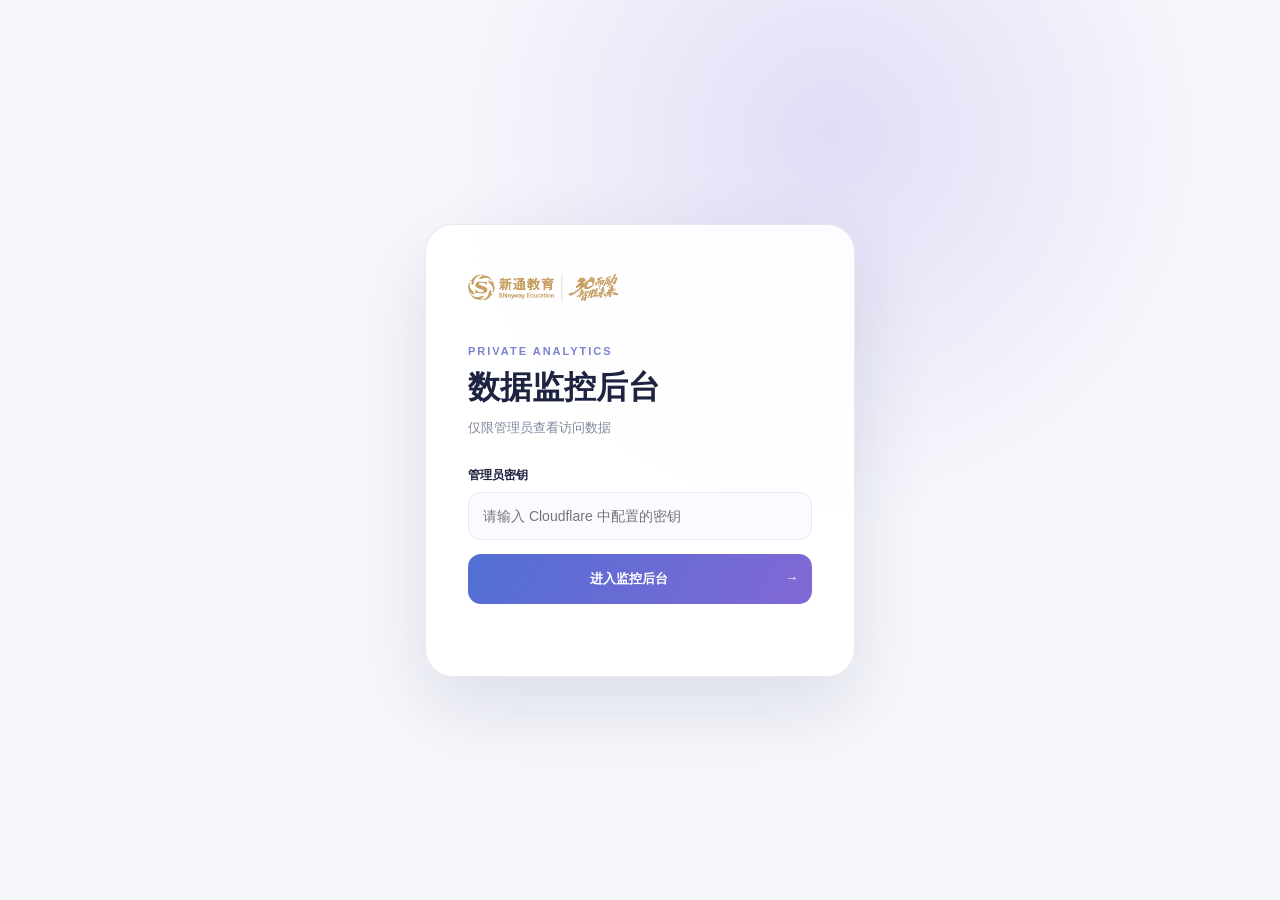
<file: analytics.html>
<!doctype html>
<html lang="zh-CN">
<head>
  <meta charset="UTF-8">
  <meta name="viewport" content="width=device-width,initial-scale=1,viewport-fit=cover">
  <meta name="robots" content="noindex,nofollow">
  <meta name="theme-color" content="#f5f7ff">
  <title>新通考试雷达｜数据监控</title>
  <link rel="stylesheet" href="css/analytics.css?v=2">
</head>
<body>
  <div class="login-screen" id="loginScreen">
    <form class="login-card" id="loginForm">
      <img src="assets/shinyway-logo.png" alt="新通教育">
      <p>PRIVATE ANALYTICS</p>
      <h1>数据监控后台</h1>
      <span>仅限管理员查看访问数据</span>
      <label><b>管理员密钥</b><input id="adminToken" type="password" autocomplete="current-password" placeholder="请输入 Cloudflare 中配置的密钥" required></label>
      <button type="submit" id="loginBtn">进入监控后台 <i>→</i></button>
      <em id="loginError" role="status" aria-live="polite"></em>
    </form>
  </div>

  <div class="dashboard" id="dashboard" hidden>
    <aside>
      <div class="brand"><img src="assets/shinyway-logo.png" alt="新通教育"><div><strong>考试雷达</strong><span>数据监控中心</span></div></div>
      <nav><button class="active"><i>◫</i>访问总览</button><button data-scroll="traffic"><i>⌁</i>访问趋势</button><button data-scroll="sources"><i>◎</i>来源与地区</button><button data-scroll="records"><i>≡</i>访问记录</button></nav>
      <a href="index.html">← 返回考试雷达</a>
    </aside>
    <main>
      <header>
        <div><p>SHINYWAY · DATA INTELLIGENCE</p><h1>访问数据总览</h1><span id="rangeText">正在读取统计数据…</span></div>
        <div class="header-actions"><button id="refreshBtn">↻ 刷新</button><button class="logout" id="logoutBtn">退出</button></div>
      </header>

      <section class="filter-bar">
        <div class="presets" id="presets"><button data-days="1">今天</button><button data-days="7" class="active">近7天</button><button data-days="30">近30天</button><button data-days="90">近90天</button></div>
        <div class="custom-date"><label>开始日期<input type="date" id="startDate"></label><i>—</i><label>结束日期<input type="date" id="endDate"></label><button id="applyDate">查询</button></div>
      </section>

      <section class="metric-grid" id="metrics">
        <article class="metric blue"><div><span>访问人数</span><strong>—</strong><small>独立访客 UV</small></div><i>♙</i></article>
        <article class="metric purple"><div><span>访问人次</span><strong>—</strong><small>访问会话 Sessions</small></div><i>◎</i></article>
        <article class="metric cyan"><div><span>页面浏览量</span><strong>—</strong><small>浏览次数 PV</small></div><i>▤</i></article>
        <article class="metric orange"><div><span>功能用量</span><strong>—</strong><small>复制、分享与配图</small></div><i>⌁</i></article>
        <article class="metric rose"><div><span>人均浏览</span><strong>—</strong><small>每次访问浏览页数</small></div><i>↗</i></article>
      </section>

      <section class="panel trend-panel" id="traffic">
        <div class="panel-head"><div><p>TRAFFIC TREND</p><h2>访问趋势</h2></div><div class="legend"><span><i class="pv"></i>浏览量</span><span><i class="uv"></i>访问人数</span></div></div>
        <div class="chart" id="trendChart"><div class="loading">正在生成趋势图…</div></div>
      </section>

      <section class="split" id="sources">
        <article class="panel"><div class="panel-head"><div><p>TOP PAGES</p><h2>热门页面</h2></div></div><div class="rank-list" id="pageList"></div></article>
        <article class="panel"><div class="panel-head"><div><p>TRAFFIC SOURCE</p><h2>访问来源</h2></div></div><div class="rank-list" id="sourceList"></div></article>
      </section>

      <section class="split">
        <article class="panel"><div class="panel-head"><div><p>GEO LOCATION</p><h2>地区分布</h2></div></div><div class="table-wrap"><table><thead><tr><th>国家/地区</th><th>城市</th><th>人数</th><th>浏览量</th></tr></thead><tbody id="regionRows"></tbody></table></div></article>
        <article class="panel"><div class="panel-head"><div><p>DEVICE & ACTION</p><h2>设备与功能用量</h2></div></div><div class="dual-list"><div><h3>访问设备</h3><div class="rank-list compact" id="deviceList"></div></div><div><h3>功能操作</h3><div class="rank-list compact" id="actionList"></div></div></div></article>
      </section>

      <section class="panel" id="records">
        <div class="panel-head"><div><p>CITY ORIGIN</p><h2>城市访问来源</h2><span>按城市汇总最近访问情况</span></div></div>
        <div class="table-wrap"><table><thead><tr><th>国家/地区</th><th>省份/城市</th><th>访问人次</th><th>浏览量</th><th>最近访问</th></tr></thead><tbody id="ipRows"></tbody></table></div>
      </section>
      <footer>访问统计仅用于内部运营分析 · 原始 IP 不会写入数据库</footer>
    </main>
  </div>
  <div class="toast" id="analyticsToast"></div>
  <script src="js/analytics-dashboard.js?v=8"></script>
</body>
</html>
</file>
<file: css/analytics.css>
:root{--ink:#1d2340;--muted:#81879d;--line:#e7e9f2;--panel:rgba(255,255,255,.9);--blue:#5571dc;--purple:#8066d8;--cyan:#278da4;--orange:#d78a3d;--rose:#c9637c}*{box-sizing:border-box}body{margin:0;font-family:Inter,"PingFang SC","Microsoft YaHei",sans-serif;color:var(--ink);background:radial-gradient(circle at 70% -10%,#e8e9ff 0,transparent 34%),linear-gradient(145deg,#f8fbff,#f5f4fb);min-height:100vh}.login-screen{position:fixed;inset:0;display:grid;place-items:center;padding:24px;background:radial-gradient(circle at 65% 15%,rgba(142,126,224,.22),transparent 35%),#f7f8fc;z-index:10}.login-card{width:min(430px,100%);padding:42px;border:1px solid rgba(97,101,157,.14);border-radius:28px;background:rgba(255,255,255,.9);box-shadow:0 30px 80px rgba(52,57,105,.14);backdrop-filter:blur(20px)}.login-card img{width:150px;height:42px;object-fit:contain;object-position:left;margin-bottom:32px}.login-card>p,.panel-head p,header p{margin:0;color:#7b80d1;font-size:11px;font-weight:800;letter-spacing:2px}.login-card h1{margin:9px 0 8px;font-size:32px}.login-card>span{font-size:13px;color:var(--muted)}.login-card label{display:block;margin-top:30px}.login-card label b{display:block;margin-bottom:8px;font-size:12px}.login-card input{width:100%;height:48px;padding:0 14px;border:1px solid var(--line);border-radius:12px;background:#fafbff;font-size:14px;outline:0}.login-card input:focus{border-color:#7178d8;box-shadow:0 0 0 4px rgba(113,120,216,.1)}.login-card button{width:100%;height:50px;margin-top:14px;border:0;border-radius:13px;background:linear-gradient(120deg,#516fd4,#8268d5);color:#fff;font-weight:700;cursor:pointer}.login-card button i{float:right;margin-right:8px}.login-card em{display:block;min-height:18px;margin-top:12px;color:#c34f68;font-size:12px;font-style:normal;text-align:center}.dashboard{min-height:100vh}.dashboard>aside{position:fixed;inset:0 auto 0 0;width:230px;padding:28px 20px;display:flex;flex-direction:column;border-right:1px solid rgba(105,108,158,.1);background:rgba(252,253,255,.86);backdrop-filter:blur(20px);z-index:3}.brand{display:flex;align-items:center;gap:11px;padding:0 7px 27px}.brand img{width:52px;height:42px;object-fit:contain}.brand strong,.brand span{display:block}.brand strong{font-size:15px}.brand span{margin-top:4px;font-size:10px;color:#9498aa}.dashboard nav{display:grid;gap:7px}.dashboard nav button{display:flex;align-items:center;gap:11px;height:44px;padding:0 13px;border:0;border-radius:12px;background:transparent;color:#777c91;text-align:left;cursor:pointer}.dashboard nav button i{font-style:normal}.dashboard nav button.active,.dashboard nav button:hover{background:linear-gradient(110deg,#edf1ff,#f1edff);color:#5d65c4;font-weight:700}.dashboard>aside>a{margin-top:auto;padding:13px;color:#7b8095;font-size:12px;text-decoration:none}.dashboard>main{margin-left:230px;padding:34px 42px 44px;max-width:1700px}.dashboard header{display:flex;align-items:center;justify-content:space-between;gap:20px;margin-bottom:24px}.dashboard header h1{margin:7px 0 5px;font-size:29px;letter-spacing:-.7px}.dashboard header span{color:var(--muted);font-size:12px}.header-actions{display:flex;gap:8px}.header-actions button,.custom-date button{height:38px;padding:0 15px;border:1px solid var(--line);border-radius:11px;background:#fff;color:#60657d;cursor:pointer}.header-actions .logout{color:#a25d6c}.filter-bar{display:flex;justify-content:space-between;align-items:center;gap:18px;padding:12px 14px;margin-bottom:18px;border:1px solid rgba(103,107,167,.1);border-radius:17px;background:rgba(255,255,255,.76);box-shadow:0 10px 35px rgba(69,72,125,.05)}.presets{display:flex;gap:5px}.presets button{height:36px;padding:0 15px;border:0;border-radius:10px;background:transparent;color:#85899b;cursor:pointer}.presets button.active{background:#fff;color:#6269ca;box-shadow:0 5px 16px rgba(72,75,135,.1);font-weight:700}.custom-date{display:flex;align-items:center;gap:9px}.custom-date label{display:flex;align-items:center;gap:7px;font-size:10px;color:#989cad}.custom-date input{height:34px;padding:0 8px;border:1px solid var(--line);border-radius:9px;background:#fff;color:#50556c}.custom-date i{font-style:normal;color:#b0b3c1}.custom-date button{height:34px;background:#6870cf;color:#fff;border:0}.metric-grid{display:grid;grid-template-columns:repeat(5,1fr);gap:12px;margin-bottom:16px}.metric{display:flex;align-items:center;justify-content:space-between;min-width:0;padding:20px;border:1px solid rgba(107,110,164,.1);border-radius:18px;background:var(--panel);box-shadow:0 12px 38px rgba(66,69,120,.06)}.metric span,.metric small{display:block;color:#8b8fa2}.metric span{font-size:11px}.metric strong{display:block;margin:8px 0 3px;font-size:27px;letter-spacing:-1px}.metric small{font-size:9px}.metric>i{display:grid;place-items:center;width:40px;height:40px;border-radius:13px;font-style:normal;background:#f0f2ff;color:var(--blue)}.metric.purple>i{background:#f3efff;color:var(--purple)}.metric.cyan>i{background:#ecf8fa;color:var(--cyan)}.metric.orange>i{background:#fff4e8;color:var(--orange)}.metric.rose>i{background:#fff0f3;color:var(--rose)}.panel{padding:20px;border:1px solid rgba(107,110,164,.1);border-radius:20px;background:var(--panel);box-shadow:0 14px 42px rgba(66,69,120,.055)}.panel-head{display:flex;align-items:center;justify-content:space-between;gap:15px;margin-bottom:18px}.panel-head h2{margin:5px 0 0;font-size:17px}.panel-head span{display:block;margin-top:5px;color:#969aab;font-size:10px}.legend{display:flex;gap:14px;color:#85899c;font-size:10px}.legend span{display:flex;align-items:center;gap:6px}.legend i{width:8px;height:8px;border-radius:50%;background:#6872d7}.legend i.uv{background:#a58add}.trend-panel{margin-bottom:16px}.chart{height:250px;position:relative;overflow:hidden}.chart svg{width:100%;height:100%;overflow:visible}.chart-grid{stroke:#eceef5;stroke-width:1}.chart-area{fill:url(#areaGradient)}.chart-line{fill:none;stroke:#6471d7;stroke-width:3;stroke-linecap:round;stroke-linejoin:round}.chart-line.uv{stroke:#a27fd5;stroke-width:2}.chart-dot{fill:#fff;stroke:#6471d7;stroke-width:2}.chart-label{fill:#989caf;font-size:10px}.loading,.empty{display:grid;place-items:center;height:100%;color:#9a9dae;font-size:12px}.split{display:grid;grid-template-columns:1fr 1fr;gap:16px;margin-bottom:16px}.rank-list{display:grid;gap:12px}.rank-row{display:grid;grid-template-columns:25px minmax(0,1fr) auto;align-items:center;gap:8px}.rank-row>i{color:#9a9eae;font-size:10px;font-style:normal}.rank-row b{font-size:11px;font-weight:600;overflow:hidden;text-overflow:ellipsis;white-space:nowrap}.rank-row strong{font-size:11px}.bar{grid-column:2/4;height:4px;border-radius:4px;background:#eff0f6;overflow:hidden}.bar i{display:block;height:100%;border-radius:4px;background:linear-gradient(90deg,#6072d8,#9a7bd6)}.dual-list{display:grid;grid-template-columns:1fr 1fr;gap:25px}.dual-list h3{margin:0 0 14px;font-size:11px;color:#85899a}.compact{gap:10px}.table-wrap{overflow:auto}table{width:100%;border-collapse:collapse;white-space:nowrap}th,td{padding:12px 10px;border-bottom:1px solid #eff0f5;text-align:left;font-size:10px}th{color:#9498a9;font-weight:600}td{color:#555a71}tbody tr:last-child td{border-bottom:0}footer{padding:25px 0 5px;text-align:center;color:#a1a4b2;font-size:10px}.toast{position:fixed;left:50%;bottom:30px;z-index:20;transform:translate(-50%,20px);padding:10px 16px;border-radius:10px;background:#282c44;color:#fff;font-size:11px;opacity:0;pointer-events:none;transition:.2s}.toast.show{opacity:1;transform:translate(-50%,0)}
@media(max-width:1180px){.metric-grid{grid-template-columns:repeat(3,1fr)}.metric-grid .metric:nth-child(n+4){grid-column:span 1}.custom-date label{display:block}.custom-date label input{display:block;margin-top:4px}}
@media(max-width:760px){.dashboard>aside{position:static;width:auto;height:auto;padding:15px 14px}.brand{padding-bottom:10px}.dashboard nav{display:none}.dashboard>aside>a{position:absolute;right:17px;top:28px}.dashboard>main{margin:0;padding:20px 14px 35px}.dashboard header{align-items:flex-start}.dashboard header h1{font-size:24px}.header-actions{flex-direction:column}.filter-bar{display:block;padding:10px}.presets{overflow:auto}.presets button{flex:0 0 auto}.custom-date{margin-top:10px;justify-content:space-between}.custom-date label{font-size:0}.custom-date label input{margin:0;max-width:125px}.metric-grid{grid-template-columns:1fr 1fr}.metric{padding:16px}.metric:last-child{grid-column:1/-1}.split{grid-template-columns:1fr}.chart{height:220px}.dual-list{gap:16px}.login-card{padding:31px 24px}}
.login-card button:disabled{cursor:wait;opacity:.72}.login-card em{font-weight:600}.login-screen[hidden],.dashboard[hidden]{display:none!important}
</file>
